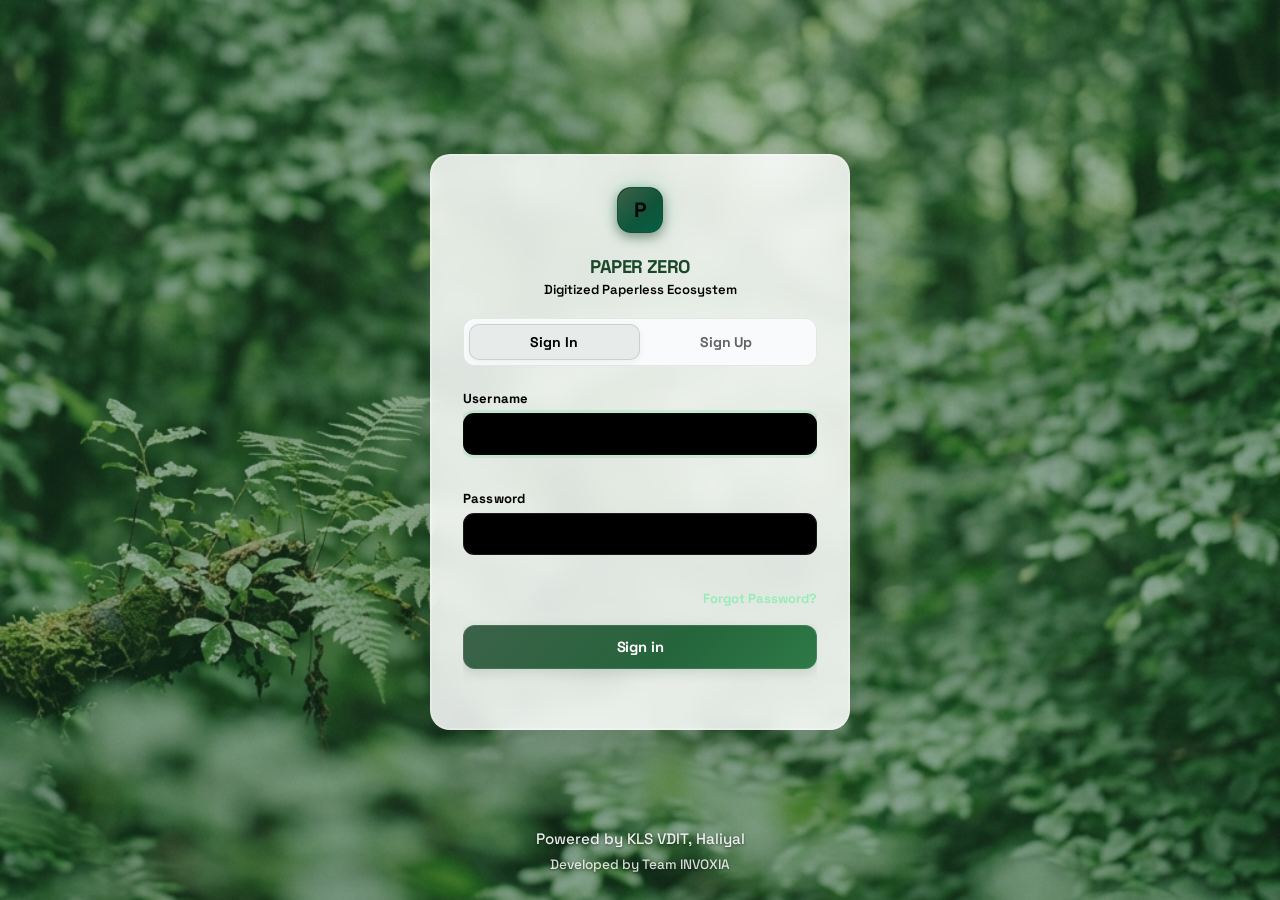
<file: templates/login.html>
<!DOCTYPE html>
<html lang="en">
  <head>
    <meta charset="UTF-8" />
    <meta name="viewport" content="width=device-width, initial-scale=1.0" />
    <title>ECO_FLOW — Auth</title>
    <link rel="preconnect" href="https://fonts.googleapis.com" />
    <link rel="preconnect" href="https://fonts.gstatic.com" crossorigin />
    <link
      href="https://fonts.googleapis.com/css2?family=Space+Grotesk:wght@400;500;600;700&display=swap"
      rel="stylesheet"
    />
    <link rel="stylesheet" href="/static/css/login.css" />
  </head>
  <body class="ecoflow-login-body">
    <main class="ecoflow-login" data-mode="signin">
      <div class="ecoflow-login__bg" aria-hidden="true">
        <div class="ecoflow-login__orb ecoflow-login__orb--a"></div>
        <div class="ecoflow-login__orb ecoflow-login__orb--b"></div>
        <div class="ecoflow-login__orb ecoflow-login__orb--c"></div>
        <div class="ecoflow-login__grain"></div>
      </div>

      <section class="ecoflow-login__card" aria-label="Authenticaton">
        <header class="ecoflow-login__header">
          <div class="ecoflow-login__brand" style="justify-content: center; flex-direction: column; text-align: center;">
            <div class="ecoflow-login__logo" aria-hidden="true" style="margin: 0 auto 10px;">P</div>
            <div>
              <div class="ecoflow-login__title">PAPER ZERO</div>
              <div class="ecoflow-login__subtitle">Digitized Paperless Ecosystem</div>
            </div>
          </div>

          <div class="ecoflow-auth__tabs" role="tablist" aria-label="Mode selection">
            <span class="ecoflow-auth__tabs-indicator" aria-hidden="true"></span>
            <button
              class="ecoflow-auth__tab is-active"
              type="button"
              role="tab"
              aria-selected="true"
              data-mode="signin"
            >
              Sign In
            </button>
            <button
              class="ecoflow-auth__tab"
              type="button"
              role="tab"
              aria-selected="false"
              data-mode="signup"
            >
              Sign Up
            </button>
          </div>
        </header>

        <div class="ecoflow-login__forms-container">
          <!-- SIGN IN FORM -->
          <form class="ecoflow-login__form" id="loginForm" novalidate onsubmit="return false;">
            <div class="ecoflow-login__field" data-field="login_identifier">
              <label class="ecoflow-login__label" for="login_identifier">Username</label>
              <input
                class="ecoflow-login__input"
                id="login_identifier"
                name="username"
                type="text"
                autocomplete="username"
                placeholder="Enter your username"
              />
              <div class="ecoflow-login__error" role="alert" aria-live="polite"></div>
            </div>

            <div class="ecoflow-login__field" data-field="login_password">
              <label class="ecoflow-login__label" for="login_password">Password</label>
              <input
                class="ecoflow-login__input"
                id="login_password"
                name="password"
                type="password"
                autocomplete="current-password"
                placeholder="••••••••"
              />
              <div class="ecoflow-login__error" role="alert" aria-live="polite"></div>
            </div>

            <div class="ecoflow-login__row">
              <a class="ecoflow-login__link" href="#" id="forgotPassword">Forgot Password?</a>
            </div>

            <button class="ecoflow-login__submit" type="submit">Sign in</button>

            <div class="ecoflow-login__helper" id="loginHelper" aria-live="polite"></div>
          </form>

          <!-- SIGN UP FORM -->
          <form class="ecoflow-login__form" id="signupForm" style="display: none;" novalidate onsubmit="return false;">
            <div class="ecoflow-login__row-fields">
              <div class="ecoflow-login__field" data-field="signup_username">
                <label class="ecoflow-login__label" for="signup_username">Username</label>
                <input class="ecoflow-login__input" id="signup_username" name="username" type="text" placeholder="user123" />
                <div class="ecoflow-login__error" role="alert" aria-live="polite"></div>
              </div>
              <div class="ecoflow-login__field" data-field="signup_email">
                <label class="ecoflow-login__label" for="signup_email">Email</label>
                <input class="ecoflow-login__input" id="signup_email" name="email" type="email" placeholder="user@college.edu" />
                <div class="ecoflow-login__error" role="alert" aria-live="polite"></div>
              </div>
            </div>

            <div class="ecoflow-login__row-fields">
              <div class="ecoflow-login__field" data-field="signup_fullname">
                <label class="ecoflow-login__label" for="signup_fullname">Full Name</label>
                <input class="ecoflow-login__input" id="signup_fullname" name="full_name" type="text" placeholder="John Doe" />
                <div class="ecoflow-login__error" role="alert" aria-live="polite"></div>
              </div>
              <div class="ecoflow-login__field" data-field="signup_password">
                <label class="ecoflow-login__label" for="signup_password">Password (min 8)</label>
                <input class="ecoflow-login__input" id="signup_password" name="password" type="password" placeholder="••••••••" />
                <div class="ecoflow-login__error" role="alert" aria-live="polite"></div>
              </div>
            </div>

            <div class="ecoflow-login__row-fields">
              <div class="ecoflow-login__field" data-field="signup_role">
                <label class="ecoflow-login__label" for="signup_role">Role</label>
                <select class="ecoflow-login__input" id="signup_role" name="role">
                  <option value="student">Student</option>
                  <option value="hod">HOD</option>
                  <option value="admin">Admin</option>
                </select>
              </div>
              <div class="ecoflow-login__field" data-field="signup_dept">
                <label class="ecoflow-login__label" for="signup_dept">Department</label>
                <select class="ecoflow-login__input" id="signup_dept" name="department">
                  <option value="CSE">CSE</option>
                  <option value="AIML">AIML</option>
                  <option value="ECE">ECE</option>
                  <option value="EEE">EEE</option>
                  <option value="Mechanical">Mechanical</option>
                  <option value="Civil">Civil</option>
                  <option value="Admin">Admin</option>
                  <option value="Library">Library</option>
                  <option value="Finance">Finance</option>
                  <option value="HR">HR</option>
                </select>
              </div>
            </div>

            <div class="ecoflow-login__row-fields" id="student_extras">
              <div class="ecoflow-login__field" data-field="signup_year">
                <label class="ecoflow-login__label" for="signup_year">Year (1-4)</label>
                <input class="ecoflow-login__input" id="signup_year" name="year" type="number" min="1" max="4" value="1" />
              </div>
              <div class="ecoflow-login__field" data-field="signup_usn">
                <label class="ecoflow-login__label" for="signup_usn">USN/Roll No</label>
                <input class="ecoflow-login__input" id="signup_usn" name="usn" type="text" placeholder="1CS.." />
              </div>
            </div>

            <button class="ecoflow-login__submit" type="submit">Create Account</button>
            <div class="ecoflow-login__helper" id="signupHelper" aria-live="polite"></div>
          </form>
        </div>
      </section>

      <div style="position: absolute; bottom: 24px; left: 0; width: 100%; text-align: center; color: rgba(255, 255, 255, 0.9); font-size: 0.95rem; line-height: 1.6; z-index: 10; font-weight: 500; text-shadow: 0 1px 3px rgba(0,0,0,0.5);">
        Powered by KLS VDIT, Haliyal<br>
        <span style="font-size: 0.85rem; opacity: 0.9;">Developed by Team INVOXIA</span>
      </div>
    </main>

    <script src="/static/js/login.js"></script>
  </body>
</html>
</file>
<file: static/css/login.css>
/* ── Google Font is loaded in HTML ── */
:root { color-scheme: dark; }

/* ─── Reset & Base ─────────────────────────────────────────────────────────── */
*, *::before, *::after { box-sizing: border-box; }

.ecoflow-login-body {
  margin: 0;
  min-height: 100vh;
  font-family: "Space Grotesk", system-ui, -apple-system, Segoe UI, Roboto, Arial, sans-serif;
  font-size: 14px;
  background: #ffffff;
  overflow-x: hidden;
}

/* ─── Page Wrapper ─────────────────────────────────────────────────────────── */
.ecoflow-login {
  --accent:    #1a472a;
  --accent-2:  #2d7a47;
  --accent-glow: rgba(26, 71, 42, 0.1);
  --card:      #ffffff;
  --border:    rgba(0, 0, 0, 0.08);
  --border-hi: rgba(26, 71, 42, 0.2);
  --text:      #000000;
  --muted:     #000000;
  --danger:    #dc2626;
  --success:   #16a34a;

  position: relative;
  min-height: 100vh;
  display: grid;
  place-items: center;
  padding: 32px 16px 48px;
  color: var(--text);
}

/* ─── Animated Background ──────────────────────────────────────────────────── */
.ecoflow-login__bg {
  position: fixed;
  inset: 0;
  z-index: 0;
  background: 
    linear-gradient(rgba(26, 71, 42, 0.4), rgba(26, 71, 42, 0.4)),
    url('/static/images/nature_green_bg.png');
  background-size: cover;
  background-position: center;
}

.ecoflow-login__orb {
  display: none;
}
.ecoflow-login__orb--a {
  width: 600px; height: 600px;
  left: -200px; top: -180px;
  background: radial-gradient(circle, rgba(26, 71, 42, 0.05) 0%, transparent 65%);
}
.ecoflow-login__orb--b {
  width: 500px; height: 500px;
  right: -180px; bottom: -160px;
  background: radial-gradient(circle, rgba(45, 122, 71, 0.04) 0%, transparent 66%);
}
.ecoflow-login__orb--c {
  width: 350px; height: 350px;
  left: 55%; top: 15%;
  background: radial-gradient(circle, rgba(26, 71, 42, 0.02) 0%, transparent 65%);
}
@keyframes orb-drift {
  0%, 100% { transform: translate(0, 0) scale(1); }
  33%       { transform: translate(30px, -20px) scale(1.05); }
  66%       { transform: translate(-20px, 30px) scale(0.97); }
}

.ecoflow-login__grain {
  display: none;
}

/* ─── Card ─────────────────────────────────────────────────────────────────── */
.ecoflow-login__card {
  position: relative;
  z-index: 1;
  width: min(420px, 100%);
  padding: 32px 32px 28px;
  border-radius: 20px;
  background: rgba(255, 255, 255, 0.85);
  border: 1px solid rgba(255, 255, 255, 0.3);
  box-shadow:
    0 20px 50px rgba(0, 0, 0, 0.15),
    0 0 0 1px rgba(255, 255, 255, 0.2) inset;
  backdrop-filter: blur(12px);
  -webkit-backdrop-filter: blur(12px);
  animation: card-in 0.5s cubic-bezier(0.16, 1, 0.3, 1) both;
}
@keyframes card-in {
  from { opacity: 0; transform: translateY(24px) scale(0.97); }
  to   { opacity: 1; transform: translateY(0) scale(1); }
}

.ecoflow-login__card.is-shaking {
  animation: ecoflow-login-shake 420ms ease-in-out;
}

/* ─── Header / Brand ───────────────────────────────────────────────────────── */
.ecoflow-login__header {
  display: grid;
  gap: 20px;
  margin-bottom: 24px;
}

.ecoflow-login__brand {
  display: flex;
  align-items: center;
  gap: 14px;
}

.ecoflow-login__logo {
  width: 46px;
  height: 46px;
  border-radius: 14px;
  display: grid;
  place-items: center;
  font-size: 1.3rem;
  font-weight: 800;
  letter-spacing: -0.04em;
  background: linear-gradient(145deg, var(--accent), #065f46);
  border: 1px solid var(--border-hi);
  box-shadow: 0 0 20px rgba(34, 197, 94, 0.25), 0 4px 12px rgba(0,0,0,0.4);
  position: relative;
  overflow: hidden;
}
.ecoflow-login__logo::after {
  content: '';
  position: absolute;
  inset: 0;
  background: linear-gradient(135deg, rgba(255,255,255,0.15) 0%, transparent 60%);
  border-radius: inherit;
}

.ecoflow-login__title {
  font-weight: 800;
  letter-spacing: -0.03em;
  font-size: 1.15rem;
  line-height: 1.1;
  color: #1a472a;
}

.ecoflow-login__subtitle {
  margin-top: 3px;
  font-size: 0.82rem;
  color: #000000;
  font-weight: 600;
}

/* ─── Auth Tabs (Sign In / Sign Up) ────────────────────────────────────────── */
.ecoflow-auth__tabs {
  position: relative;
  display: grid;
  grid-template-columns: 1fr 1fr;
  padding: 4px;
  border-radius: 12px;
  border: 1px solid var(--border);
  background: #f9fafb;
}

.ecoflow-auth__tabs-indicator {
  position: absolute;
  inset: 5px;
  width: calc(50% - 5px);
  border-radius: 10px;
  background: rgba(26, 71, 42, 0.08);
  border: 1px solid rgba(26, 71, 42, 0.15);
  box-shadow: 0 2px 8px rgba(0, 0, 0, 0.05);
  transition: transform 260ms cubic-bezier(0.34, 1.56, 0.64, 1);
}

.ecoflow-login[data-mode="signup"] .ecoflow-auth__tabs-indicator {
  transform: translateX(100%);
}

.ecoflow-auth__tab {
  position: relative;
  z-index: 1;
  border: 0;
  background: transparent;
  color: #000000;
  font-family: inherit;
  font-size: 0.88rem;
  font-weight: 700;
  letter-spacing: -0.01em;
  padding: 10px;
  border-radius: 10px;
  cursor: pointer;
  transition: color 200ms ease;
  opacity: 0.6;
}
.ecoflow-auth__tab.is-active {
  color: #000000;
  opacity: 1;
}

/* ─── Forms Container ──────────────────────────────────────────────────────── */
.ecoflow-login__forms-container {
  position: relative;
  overflow: hidden;
}

/* ─── Individual Form ─────────────────────────────────────────────────────── */
.ecoflow-login__form {
  display: grid;
  gap: 14px;
  animation: form-in 0.35s ease both;
}

@keyframes form-in {
  from { opacity: 0; transform: translateX(16px); }
  to   { opacity: 1; transform: translateX(0); }
}

/* Two-column row for sign-up fields */
.ecoflow-login__row-fields {
  display: grid;
  grid-template-columns: 1fr 1fr;
  gap: 12px;
}

/* ─── Field ─────────────────────────────────────────────────────────────────── */
.ecoflow-login__field {
  display: grid;
  gap: 6px;
}

.ecoflow-login__label {
  font-size: 0.82rem;
  font-weight: 700;
  color: #000000;
  letter-spacing: 0.01em;
}

.ecoflow-login__input {
  width: 100%;
  box-sizing: border-box;
  padding: 11px 13px;
  border-radius: 11px;
  background: #000000;
  border: 1px solid rgba(255, 255, 255, 0.1);
  color: #ffffff;
  font-family: inherit;
  font-size: 0.9rem;
  outline: none;
  transition: border-color 180ms ease, box-shadow 180ms ease;
  appearance: none;
  -webkit-appearance: none;
}

select.ecoflow-login__input {
  background-image: url("data:image/svg+xml,%3Csvg xmlns='http://www.w3.org/2000/svg' width='12' height='12' viewBox='0 0 12 12'%3E%3Cpath fill='%2386efac' d='M6 8L1 3h10z'/%3E%3C/svg%3E");
  background-repeat: no-repeat;
  background-position: right 12px center;
  padding-right: 34px;
  cursor: pointer;
}
select.ecoflow-login__input option {
  background: #0a1a0f;
  color: var(--text);
}

.ecoflow-login__input::placeholder { color: var(--muted); }

.ecoflow-login__input:focus {
  border-color: var(--border-hi);
  box-shadow: 0 0 0 3px rgba(34, 197, 94, 0.14), 0 0 0 1px rgba(0,0,0,0.25) inset;
}

.ecoflow-login__field.has-error .ecoflow-login__input {
  border-color: rgba(248, 113, 113, 0.5);
  box-shadow: 0 0 0 3px rgba(248, 113, 113, 0.12);
}

.ecoflow-login__error {
  min-height: 15px;
  font-size: 0.78rem;
  color: var(--danger);
  font-weight: 500;
}

/* ─── Row (right-align link) ─────────────────────────────────────────────── */
.ecoflow-login__row {
  display: flex;
  justify-content: flex-end;
}

.ecoflow-login__link {
  color: rgba(134, 239, 172, 0.85);
  text-decoration: none;
  font-weight: 600;
  font-size: 0.82rem;
  transition: opacity 150ms ease;
}
.ecoflow-login__link:hover { opacity: 0.7; text-decoration: underline; }

/* ─── Submit Button ─────────────────────────────────────────────────────────── */
.ecoflow-login__submit {
  width: 100%;
  border: 0;
  border-radius: 12px;
  padding: 13px 16px;
  margin-top: 4px;
  font-family: inherit;
  font-size: 0.92rem;
  font-weight: 800;
  letter-spacing: -0.01em;
  cursor: pointer;
  color: #fff;
  background: linear-gradient(135deg, #1a472a 0%, #2d7a47 100%);
  box-shadow:
    0 4px 12px rgba(26, 71, 42, 0.15),
    0 0 0 1px rgba(255,255,255,0.1) inset;
  transition: transform 160ms ease, filter 160ms ease, box-shadow 160ms ease;
  position: relative;
  overflow: hidden;
}
.ecoflow-login__submit::before {
  content: '';
  position: absolute;
  inset: 0;
  background: linear-gradient(135deg, rgba(255,255,255,0.15) 0%, transparent 60%);
}
.ecoflow-login__submit:hover {
  filter: brightness(1.08);
  transform: translateY(-2px);
  box-shadow: 0 8px 32px rgba(34, 197, 94, 0.45), 0 0 0 1px rgba(255,255,255,0.08) inset;
}
.ecoflow-login__submit:active  { transform: translateY(0); }
.ecoflow-login__submit:disabled {
  opacity: 0.6;
  cursor: not-allowed;
  transform: none;
}

/* ─── Spinner inside button ─────────────────────────────────────────────────── */
.ecoflow-login__submit.is-loading {
  pointer-events: none;
  color: transparent;
}
.ecoflow-login__submit.is-loading::after {
  content: '';
  position: absolute;
  inset: 0;
  width: 22px;
  height: 22px;
  margin: auto;
  border-radius: 50%;
  border: 2.5px solid rgba(255,255,255,0.3);
  border-top-color: #fff;
  animation: btn-spin 0.7s linear infinite;
}
@keyframes btn-spin { to { transform: rotate(360deg); } }

/* ─── Helper text ─────────────────────────────────────────────────────────── */
.ecoflow-login__helper {
  min-height: 18px;
  text-align: center;
  font-size: 0.85rem;
  color: var(--muted);
  transition: opacity 200ms;
}
.ecoflow-login__helper.is-success { color: var(--success); }
.ecoflow-login__helper.is-error   { color: var(--danger); }

/* ─── Divider ──────────────────────────────────────────────────────────────── */
.ecoflow-login__divider {
  display: flex;
  align-items: center;
  gap: 10px;
  color: var(--muted);
  font-size: 0.78rem;
}
.ecoflow-login__divider::before,
.ecoflow-login__divider::after {
  content: '';
  flex: 1;
  height: 1px;
  background: var(--border);
}

/* ─── Shake Animation ──────────────────────────────────────────────────────── */
@keyframes ecoflow-login-shake {
  0%   { transform: translateX(0); }
  16%  { transform: translateX(-9px); }
  32%  { transform: translateX(7px); }
  48%  { transform: translateX(-6px); }
  64%  { transform: translateX(5px); }
  80%  { transform: translateX(-3px); }
  100% { transform: translateX(0); }
}

/* ─── Reduced Motion ─────────────────────────────────────────────────────── */
@media (prefers-reduced-motion: reduce) {
  .ecoflow-auth__tabs-indicator,
  .ecoflow-login__input,
  .ecoflow-login__submit,
  .ecoflow-login__orb { transition: none !important; animation: none !important; }
  .ecoflow-login__card.is-shaking { animation: none !important; }
}

/* ─── Responsive ─────────────────────────────────────────────────────────── */
@media (max-width: 500px) {
  .ecoflow-login__row-fields {
    grid-template-columns: 1fr;
  }
  .ecoflow-login__card {
    padding: 22px 18px 20px;
  }
}
</file>
